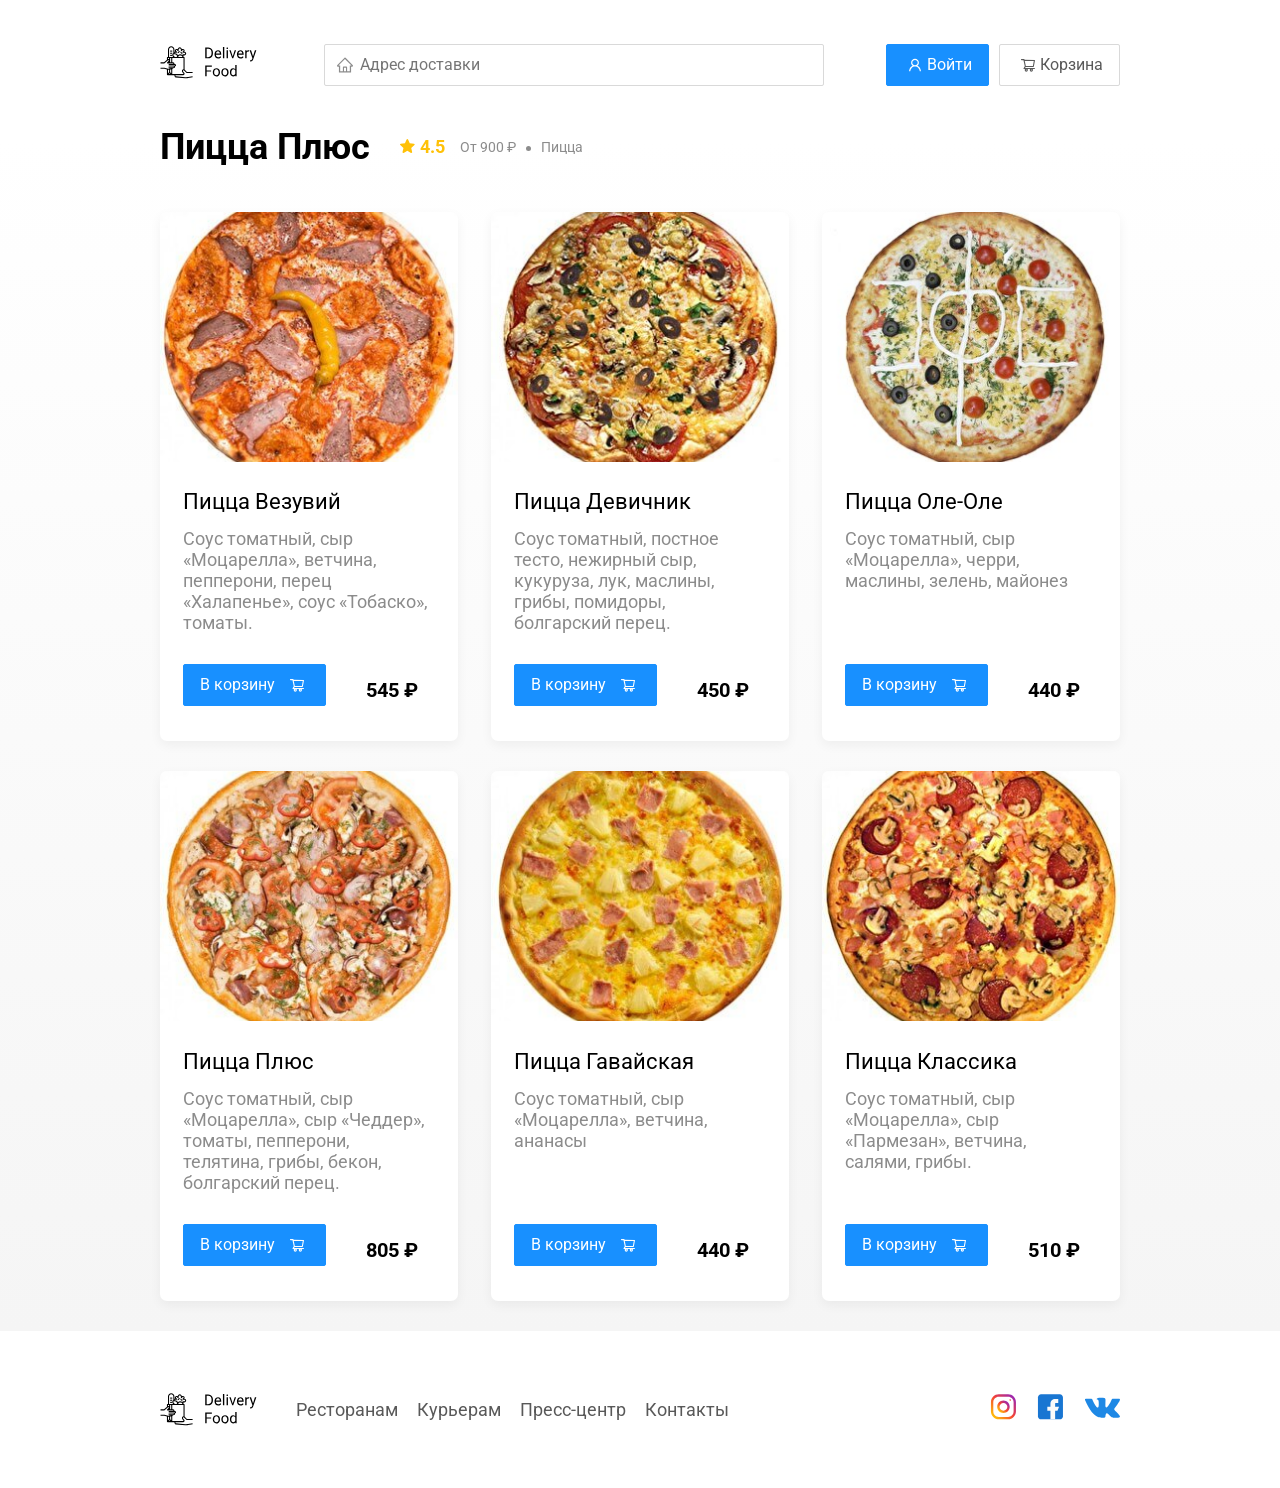
<file: restaurant.html>
<!doctype html>
<html lang="ru">

<head>
  <meta charset="UTF-8" />
  <meta name="viewport" content="width=device-width, initial-scale=1.0" />
  <title>PizzaBurger — доставка еды на дом</title>
  <link href="https://fonts.googleapis.com/css?family=Roboto:400,700&display=swap&subset=cyrillic" rel="stylesheet" />
  <link rel="stylesheet" href="css/normalize.css" />
  <link rel="stylesheet" href="css/style.css" />
</head>

<body>
  <div class="container">
    <header class="header">
      <a href="index.html" class="logo">
        <img src="img/icon/logo.svg" alt="Logo" />
      </a>
      <label class="address">
        <input type="text" class="input input-address" placeholder="Адрес доставки" />
      </label>
      <div class="buttons">
        <button class="button button-primary button-auth" data-toggle="modal-auth">
          <span class="button-auth-svg"></span>
          <span class="button-text">Войти</span>
        </button>
        <button class="button" id="cart-button" data-toggle="modal-cart">
          <span class="button-cart-svg"></span>
          <span class="button-text">Корзина</span>
        </button>
      </div>
    </header>
  </div>
  <!-- /.container  -->

  <main class="main">
    <div class="container">
      <section class="menu">
        <div class="section-heading">
          <h2 class="section-title restaurant-title">Пицца Плюс</h2>
          <div class="card-info">
            <div class="rating">4.5</div>
            <div class="price">От 900 ₽</div>
            <div class="category">Пицца</div>
          </div>
          <!-- /.card-info -->
        </div>
        <div class="cards cards-menu">
          <div class="card">
            <img src="img/pizza-plus/pizza-vesuvius.jpg" alt="image" class="card-image" />
            <div class="card-text">
              <div class="card-heading">
                <h3 class="card-title card-title-reg">Пицца Везувий</h3>
              </div>
              <!-- /.card-heading -->
              <div class="card-info">
                <div class="ingredients">
                  Соус томатный, сыр «Моцарелла», ветчина, пепперони, перец
                  «Халапенье», соус «Тобаско», томаты.
                </div>
              </div>
              <!-- /.card-info -->
              <div class="card-buttons">
                <button class="button button-primary button-add-cart">
                  <span class="button-card-text">В корзину</span>
                  <span class="button-cart-svg"></span>
                </button>
                <strong class="card-price-bold">545 ₽</strong>
              </div>
            </div>
            <!-- /.card-text -->
          </div>
          <!-- /.card -->

          <div class="card">
            <img src="img/pizza-plus/pizza-girls.jpg" alt="image" class="card-image" />
            <div class="card-text">
              <div class="card-heading">
                <h3 class="card-title card-title-reg">Пицца Девичник</h3>
              </div>
              <!-- /.card-heading -->
              <div class="card-info">
                <div class="ingredients">
                  Соус томатный, постное тесто, нежирный сыр, кукуруза, лук,
                  маслины, грибы, помидоры, болгарский перец.
                </div>
              </div>
              <!-- /.card-info -->
              <div class="card-buttons">
                <button class="button button-primary button-add-cart">
                  <span class="button-card-text">В корзину</span>
                  <span class="button-cart-svg"></span>
                </button>
                <strong class="card-price-bold">450 ₽</strong>
              </div>
            </div>
            <!-- /.card-text -->
          </div>
          <!-- /.card -->

          <div class="card">
            <img src="img/pizza-plus/pizza-oleole.jpg" alt="image" class="card-image" />
            <div class="card-text">
              <div class="card-heading">
                <h3 class="card-title card-title-reg">Пицца Оле-Оле</h3>
              </div>
              <!-- /.card-heading -->
              <div class="card-info">
                <div class="ingredients">
                  Соус томатный, сыр «Моцарелла», черри, маслины, зелень,
                  майонез
                </div>
              </div>
              <!-- /.card-info -->
              <div class="card-buttons">
                <button class="button button-primary button-add-cart">
                  <span class="button-card-text">В корзину</span>
                  <span class="button-cart-svg"></span>
                </button>
                <strong class="card-price-bold">440 ₽</strong>
              </div>
            </div>
            <!-- /.card-text -->
          </div>
          <!-- /.card -->

          <div class="card">
            <img src="img/pizza-plus/pizza-plus.jpg" alt="image" class="card-image" />
            <div class="card-text">
              <div class="card-heading">
                <h3 class="card-title card-title-reg">Пицца Плюс</h3>
              </div>
              <!-- /.card-heading -->
              <div class="card-info">
                <div class="ingredients">
                  Соус томатный, сыр «Моцарелла», сыр «Чеддер», томаты,
                  пепперони, телятина, грибы, бекон, болгарский перец.
                </div>
              </div>
              <!-- /.card-info -->
              <div class="card-buttons">
                <button class="button button-primary button-add-cart">
                  <span class="button-card-text">В корзину</span>
                  <span class="button-cart-svg"></span>
                </button>
                <strong class="card-price-bold">805 ₽</strong>
              </div>
            </div>
            <!-- /.card-text -->
          </div>
          <!-- /.card -->

          <div class="card">
            <img src="img/pizza-plus/pizza-hawaiian.jpg" alt="image" class="card-image" />
            <div class="card-text">
              <div class="card-heading">
                <h3 class="card-title card-title-reg">Пицца Гавайская</h3>
              </div>
              <!-- /.card-heading -->
              <div class="card-info">
                <div class="ingredients">
                  Соус томатный, сыр «Моцарелла», ветчина, ананасы
                </div>
              </div>
              <!-- /.card-info -->
              <div class="card-buttons">
                <button class="button button-primary button-add-cart">
                  <span class="button-card-text">В корзину</span>
                  <span class="button-cart-svg"></span>
                </button>
                <strong class="card-price-bold">440 ₽</strong>
              </div>
            </div>
            <!-- /.card-text -->
          </div>
          <!-- /.card -->

          <div class="card">
            <img src="img/pizza-plus/pizza-classic.jpg" alt="image" class="card-image" />
            <div class="card-text">
              <div class="card-heading">
                <h3 class="card-title card-title-reg">Пицца Классика</h3>
              </div>
              <!-- /.card-heading -->
              <div class="card-info">
                <div class="ingredients">
                  Соус томатный, сыр «Моцарелла», сыр «Пармезан», ветчина,
                  салями, грибы.
                </div>
              </div>
              <!-- /.card-info -->
              <div class="card-buttons">
                <button class="button button-primary button-add-cart">
                  <span class="button-card-text">В корзину</span>
                  <span class="button-cart-svg"></span>
                </button>
                <strong class="card-price-bold">510 ₽</strong>
              </div>
            </div>
            <!-- /.card-text -->
          </div>
          <!-- /.card -->
        </div>
        <!-- /.cards -->
      </section>
    </div>
    <!-- /.container -->
  </main>

  <footer class="footer">
    <div class="container">
      <div class="footer-block">
        <img src="img/icon/logo.svg" alt="logo" class="logo footer-logo" />
        <nav class="footer-nav">
          <a href="#" class="footer-link">Ресторанам </a>
          <a href="#" class="footer-link">Курьерам</a>
          <a href="#" class="footer-link">Пресс-центр</a>
          <a href="#" class="footer-link">Контакты</a>
        </nav>
        <div class="social-links">
          <a href="#" class="social-link"><img src="img/social/instagram.svg" alt="instagram" /></a>
          <a href="#" class="social-link"><img src="img/social/fb.svg" alt="facebook" /></a>
          <a href="#" class="social-link"><img src="img/social/vk.svg" alt="vk" /></a>
        </div>
        <!-- /.social-links -->
      </div>
      <!-- /.footer-block -->
    </div>
  </footer>

  <div class="modal modal-cart">
    <div class="modal-dialog">
      <div class="modal-header">
        <h3 class="modal-title">Корзина</h3>
        <button class="close" data-toggle="modal-cart">&times;</button>
      </div>
      <!-- /.modal-header -->
      <div class="modal-body">
        <div class="food-row">
          <span class="food-name">Ролл угорь стандарт</span>
          <strong class="food-price">250 ₽</strong>
          <div class="food-counter">
            <button class="counter-button">-</button>
            <span class="counter">1</span>
            <button class="counter-button">+</button>
          </div>
        </div>
        <!-- /.foods-row -->
        <div class="food-row">
          <span class="food-name">Ролл угорь стандарт</span>
          <strong class="food-price">250 ₽</strong>
          <div class="food-counter">
            <button class="counter-button">-</button>
            <span class="counter">1</span>
            <button class="counter-button">+</button>
          </div>
        </div>
        <!-- /.foods-row -->
        <div class="food-row">
          <span class="food-name">Ролл угорь стандарт</span>
          <strong class="food-price">250 ₽</strong>
          <div class="food-counter">
            <button class="counter-button">-</button>
            <span class="counter">1</span>
            <button class="counter-button">+</button>
          </div>
        </div>
        <!-- /.foods-row -->
        <div class="food-row">
          <span class="food-name">Ролл угорь стандарт</span>
          <strong class="food-price">250 ₽</strong>
          <div class="food-counter">
            <button class="counter-button">-</button>
            <span class="counter">1</span>
            <button class="counter-button">+</button>
          </div>
        </div>
        <!-- /.foods-row -->
      </div>
      <!-- /.modal-body -->
      <div class="modal-footer">
        <span class="modal-pricetag">1250 ₽</span>
        <div class="footer-buttons">
          <button class="button button-primary">Оформить заказ</button>
          <button class="button clear-cart">Отмена</button>
        </div>
      </div>
      <!-- /.modal-footer -->
    </div>
    <!-- /.modal-dialog -->
  </div>
  <div class="modal-auth" id="modal-auth">
    <div class="modal-dialog modal-dialog-auth">
      <button class="close-auth" data-toggle="modal-auth">&times;</button>
      <form id="logInForm">
        <fieldset class="modal-body">
          <legend class="modal-title">Авторизация</legend>
          <label class="label-auth">
            <span>Логин</span>
            <input id="login" type="text" />
          </label>
          <label class="label-auth">
            <span>Пароль</span>
            <input id="password" type="password" />
          </label>
        </fieldset>
        <!-- /.modal-body -->
        <div class="modal-footer">
          <div class="footer-buttons">
            <button class="button button-primary button-login" type="submit">
              Войти
            </button>
          </div>
        </div>
      </form>
      <!-- /.modal-footer -->
    </div>
    <!-- /.modal-dialog -->
  </div>
  <script src="js/modalCart.js"></script>
  <script src="js/modal.js"></script>
</body>

</html>
</file>
<file: css/style.css>
* {
  box-sizing: border-box;
}

body {
  font-family: "Roboto", sans-serif;
  padding-top: 44px;
}

a,
button {
  cursor: pointer;
  color: inherit;
}

.hide {
  display: none;
}

.container {
  max-width: 1200px;
  margin: auto;
}

.header {
  display: flex;
  align-items: center;
  justify-content: space-between;
  margin-bottom: 40px;
}

.input {
  background-color: #ffffff;
  border: 1px solid #d9d9d9;
  border-radius: 2px;
  font-size: 16px;
  line-height: 24px;
  padding: 8px 8px 8px 35px;
  background-repeat: no-repeat;
  background-position: left 11px center;
}

.address {
  flex: 0.8;
}

.input-address {
  width: 100%;
  background-image: url(../img/icon/home.svg);
}

.search {
  margin-left: auto;
}

.input-search {
  width: 300px;
  background-image: url(../img/icon/search.svg);
}

.buttons {
  display: flex;
  align-items: center;
}

.button {
  display: flex;
  align-items: center;
  padding: 8px 16px;
  background: #ffffff;
  border: 1px solid #d9d9d9;
  box-sizing: border-box;
  box-shadow: 0 0 2px rgba(0, 0, 0, 0.0015);
  border-radius: 2px;
  color: #595959;
  font-size: 16px;
  line-height: 24px;
}

.button:hover {
  background: #1890ff;
  border: 1px solid #1890ff;
  color: #fff;
}

.button-primary {
  background: #1890ff;
  border: 1px solid #1890ff;
  color: #fff;
  margin-right: 10px;
}

.button-primary:hover {
  background: #ffffff;
  border: 1px solid #d9d9d9;
  color: #595959;
}

.button-icon {
  margin-right: 6px;
}

.button-card-text {
  margin-right: 10px;
}

.button-auth {
  background-position: 20px 13px;
}

.button-primary .button-auth-svg {
  width: 24px;
  height: 24px;
  background-color: #fff;
  -webkit-mask: url("../img/icon/user.svg") no-repeat 50% 50%;
  mask: url("../img/icon/user.svg") no-repeat 50% 50%;
  background-repeat: no-repeat;
}

.button-primary:hover .button-auth-svg {
  background-color: #595959;
}

.button .button-cart-svg {
  width: 24px;
  height: 24px;
  background-color: #595959;
  -webkit-mask: url("../img/icon/shopping-cart.svg") no-repeat 50% 50%;
  mask: url("../img/icon/shopping-cart.svg") no-repeat 50% 50%;
  background-repeat: no-repeat;
}

.button-primary .button-cart-svg {
  background-color: #fff;
}

.button:hover .button-cart-svg {
  background-color: #fff;
}

.button-primary:hover .button-cart-svg {
  background-color: #595959;
}

.button-cart {
  display: none;
  margin: 0 5px;
}

.button-out {
  display: none;
  margin: 0 5px;
}

.user-name {
  display: none;
  margin-right: 20px;
  font-weight: bold;
  font-size: 18px;
}

.promo-slider {
  width: 600px;
  height: 300px;
}

.promo {
  box-shadow: 0 7px 12px rgba(158, 158, 163, 0.1);
  border-radius: 10px;
  padding: 68px 70px;
}

.pizza {
  background: #fff1b8 url(../img/promo/pizza.png) no-repeat top -100px
    right -250px / 830px;
}

.kebab {
  background: #d6e4ff url(../img/promo/kebab.png) no-repeat top 45px right
    40px / 450px;
}

.vegetables {
  background: #fff566 url(../img/promo/vegetables.png) no-repeat top 0 right 0 /
    825px;
}

.sushi {
  background: #fff1f0 url(../img/promo/sushi.png) no-repeat top 10px right
    15px / 500px;
}

.promo-title {
  font-style: normal;
  font-weight: bold;
  font-size: 39px;
  line-height: 46px;
  color: #302c34;
}

.promo-text {
  font-style: normal;
  font-weight: normal;
  font-size: 24px;
  line-height: 28px;
  color: #302c34;
  max-width: 538px;
}

.main {
  background: linear-gradient(
    180deg,
    rgba(245, 245, 245, 0) 1.04%,
    #f5f5f5 100%
  );
}
.restaurants {
  margin-top: 56px;
}
.section-heading {
  display: flex;
  align-items: center;
  margin-bottom: 44px;
}

.section-title {
  font-style: normal;
  font-weight: bold;
  font-size: 36px;
  line-height: 42px;
  margin: 0 30px 0 0;
  color: #000000;
}

.cards {
  display: flex;
  align-items: flex-start;
  justify-content: space-between;
  flex-wrap: wrap;
}

.card {
  background: #ffffff;
  box-shadow: 0 4px 12px rgba(0, 0, 0, 0.05);
  border-radius: 7px;
  overflow: hidden;
  margin-bottom: 30px;
  flex-basis: 31%;
  text-decoration: none;
}

.card-restaurant {
  cursor: pointer;
}

.card-image {
  width: 100%;
  height: 250px;
  object-fit: cover;
}

.card-text {
  padding: 20px 23px 35px;
  min-height: 275px;
  display: flex;
  flex-direction: column;
}

.restaurants .card-text {
  min-height: auto;
}

.card-heading {
  display: flex;
  align-items: center;
  justify-content: space-between;
  margin-bottom: 10px;
}

.card-title {
  margin: 0;
  font-style: normal;
  font-weight: bold;
  font-size: 22px;
  line-height: 32px;
}

.card-title-reg {
  font-weight: 400;
}

.card-tag {
  font-style: normal;
  font-weight: normal;
  font-size: 12px;
  line-height: 20px;
  color: #ffffff;
  background: #262626;
  border-radius: 2px;
  padding: 1px 8px;
}

.card-info {
  display: flex;
  align-items: center;
  flex-wrap: wrap;
}

.card-buttons {
  display: flex;
  margin-top: 24px;
  flex-grow: 1;
  align-items: flex-end;
}

.card-price-bold {
  font-weight: bold;
  font-size: 20px;
  line-height: 32px;
  margin-left: 30px;
}

.rating {
  background-image: url("../img/icon/rating.svg");
  background-repeat: no-repeat;
  background-position: 0 7px;
  padding-left: 20px;
  margin-right: 26px;
  color: #ffc107;
  font-weight: bold;
  font-size: 18px;
  line-height: 32px;
}

.price,
.category {
  color: #8c8c8c;
  font-size: 18px;
  line-height: 32px;
}

.price {
  margin-right: 10px;
}

.ingredients {
  color: #8c8c8c;
  font-size: 18px;
  line-height: 21px;
}

.category {
  text-overflow: ellipsis;
  overflow: hidden;
  white-space: nowrap;
  max-width: 150px;
}

.price:after {
  content: "";
  width: 5px;
  height: 5px;
  background-color: #8c8c8c;
  display: inline-block;
  vertical-align: middle;
  border-radius: 50%;
  margin-left: 10px;
}

.footer {
  padding: 60px 0;
}

.footer-block {
  display: flex;
  align-items: center;
  justify-content: space-between;
}

.footer-nav {
  margin-left: 35px;
  margin-right: auto;
}

.footer-link {
  display: inline-block;
  color: #595959;
  font-style: normal;
  font-weight: normal;
  font-size: 18px;
  line-height: 21px;
  text-decoration: none;
}

.footer-link:not(:last-child) {
  margin-right: 15px;
}

.social-links {
  display: flex;
  align-items: center;
}

.social-link:not(:last-child) {
  margin-right: 21px;
}

.modal {
  position: fixed;
  left: 0;
  top: 0;
  width: 100%;
  height: 100%;
  background: rgba(0, 0, 0, 0.4);
  display: none;
  z-index: 999;
}
.is-open {
  display: flex;
}
.modal-auth {
  opacity: 0;
  visibility: hidden;
  transform: translateX(-100%);
  position: fixed;
  left: 0;
  top: 0;
  width: 100%;
  height: 100%;
  background: rgba(0, 0, 0, 0.4);
  z-index: 999;
}

.modal-auth.is-open {
  transform: translateX(0);
  visibility: visible;
  opacity: 1;
}
.modal-cart.is-open {
  transform: translateX(0);
  visibility: visible;
  opacity: 1;
}
.modal-auth.is-open .modal-dialog-auth {
  transform: translateY(0);
  opacity: 1;
}
.modal-cart.is-open .modal-dialog {
  transform: translateY(0);
  opacity: 1;
}
.modal-dialog {
  max-width: 780px;
  width: 95%;
  background: #ffffff;
  border-radius: 5px;
  margin: auto;
  padding: 40px 45px;
}

.modal-dialog-auth {
  width: auto;
  position: relative;
  opacity: 0;
  transform: translateY(-25%);
  transition:
    transform 0.3s,
    opacity 0.3s;
}

.label-auth {
  display: block;
  margin: 30px;
}

.label-auth span {
  width: 80px;
  display: inline-block;
}

.modal-header {
  display: flex;
  align-items: center;
  justify-content: space-between;
  margin-bottom: 45px;
}

.modal-title {
  margin: 0;
  font-weight: bold;
  font-size: 36px;
  line-height: 42px;
}

.close {
  font-size: 36px;
  border: none;
  background-color: transparent;
}

.close-auth {
  font-size: 36px;
  border: none;
  background-color: transparent;
  position: absolute;
  top: 10px;
  right: 20px;
}

.modal-body {
  margin-bottom: 22px;
}

.food-row {
  display: flex;
  align-items: flex-start;
  justify-content: space-between;
  padding-bottom: 8px;
  border-bottom: 1px solid #d9d9d9;
  margin-bottom: 15px;
}

.food-name {
  font-weight: normal;
  font-size: 18px;
  line-height: 32px;
}

.food-price {
  margin-left: auto;
  margin-right: 47px;
  font-weight: bold;
  font-size: 20px;
  line-height: 32px;
}

.food-counter {
  display: flex;
  align-items: center;
}

.counter-button {
  display: flex;
  align-items: center;
  justify-content: center;
  width: 39px;
  height: 32px;
  background: #ffffff;
  border: 1px solid #40a9ff;
  box-sizing: border-box;
  border-radius: 2px;
  font-weight: normal;
  font-size: 14px;
  line-height: 22px;
  color: #40a9ff;
}

.counter-button:hover {
  background: #40a9ff;
  border: 1px solid #ffffff;
  color: #ffffff;
}

.counter {
  font-size: 16px;
  line-height: 24px;
  margin-left: 10px;
  margin-right: 10px;
}

.modal-footer {
  display: flex;
  align-items: center;
  justify-content: space-between;
}

.modal-auth .modal-footer {
  justify-content: flex-end;
}

.footer-buttons {
  display: flex;
  align-items: center;
}

.modal-pricetag {
  background: #262626;
  border-radius: 5px;
  color: #ffffff;
  padding: 15px 20px;
  font-size: 20px;
  line-height: 23px;
}
.swiper {
  width: 100%;
  height: 300px;
}
@media (max-width: 1366px) {
  .container {
    max-width: 960px;
  }

  .pizza {
    background-position: center right -300px;
    background-size: 750px;
  }

  .kebab {
    background-position: top -5px right -93px;
    background-size: 530px;
  }

  .vegetables {
    background-position: top 0 right -93px;
    background-size: 820px;
  }

  .sushi {
    background-position: center right -90px;
  }

  .rating {
    margin-right: 15px;
  }

  .category,
  .price {
    font-size: 14px;
  }
}

@media (max-width: 992px) {
  .container {
    max-width: 750px;
  }

  .pizza {
    padding: 50px;
    background-size: 500px;
    background-position: center right -200px;
  }

  .kebab {
    background-position: top 55px right -100px;
    background-size: 385px;
  }

  .vegetables {
    background-position: top 0 right -280px;
    background-size: 810px;
  }

  .sushi {
    background-position: top 30px right -175px;
  }

  .promo-text {
    font-size: 18px;
    max-width: 400px;
  }

  .card {
    flex-basis: 49%;
  }

  .footer-link {
    font-size: 16px;
  }
}

@media (max-width: 768px) {
  .container {
    max-width: 560px;
  }

  .card-info {
    flex-wrap: wrap;
  }

  .card .rating {
    flex-basis: 100%;
  }

  .card-title {
    font-size: 18px;
  }

  .card-text {
    min-height: 290px;
  }

  .card-price-bold {
    margin-left: 20px;
  }

  .pizza {
    background-size: 400px;
    background-position: bottom 50px right -200px;
  }

  .kebab {
    background-position: top -5px right -74px;
    background-size: 300px;
  }

  .vegetables {
    background-position: top 0 right -240px;
    background-size: 702px;
  }

  .sushi {
    background-position: top -24px right -75px;
    background-size: 302px;
  }

  .promo-title {
    font-size: 24px;
    line-height: 1.4;
  }

  .promo-text {
    margin-top: 0;
  }
}

@media (max-width: 578px) {
  .container {
    width: 90%;
  }

  .address {
    min-width: 100%;
    order: 1;
  }

  .header {
    flex-wrap: wrap;
  }

  .input-address {
    margin-top: 15px;
    order: 5;
    flex: 1;
  }

  .promo {
    background-image: none;
  }

  .promo-title {
    margin-bottom: 10px;
  }

  .section-title {
    font-size: 20px;
  }

  .card {
    flex-basis: 100%;
  }

  .card-text {
    min-height: auto;
  }

  .card-image {
    width: 100%;
  }

  .footer {
    padding: 30px 0;
  }

  .footer-block {
    align-items: flex-start;
  }

  .footer-nav {
    margin-left: 0;
    margin-right: 0;
    order: 0;
    display: flex;
    flex-direction: column;
  }

  .footer-logo {
    margin-right: 15px;
    order: 1;
  }

  .social-links {
    order: 2;
  }
}

@media (max-width: 480px) {
  .button-text {
    display: none;
  }

  .button-icon {
    margin: 0;
  }

  .user-name {
    margin: 10px;
  }

  .buttons {
    flex-wrap: wrap;
    margin-left: auto;
  }

  .button {
    min-height: 40px;
    padding: 5px 12px;
  }

  .button-out-svg {
    width: 24px;
    height: 24px;
    background-color: #fff;
    -webkit-mask: url(../img/icon/logout.svg) no-repeat 50% 50%;
    mask: url(../img/icon/logout.svg) no-repeat 50% 50%;
    background-repeat: no-repeat;
    -webkit-mask-size: 20px;
    mask-size: 20px;
  }

  .promo {
    padding: 20px;
  }

  .section-heading {
    flex-wrap: wrap;
  }

  .footer-block {
    flex-wrap: wrap;
    flex-direction: column;
    align-items: center;
  }

  .footer-logo {
    order: 0;
    margin-bottom: 20px;
  }

  .footer-nav {
    margin-bottom: 20px;
    text-align: center;
  }

  .footer-link:not(:last-child) {
    margin-right: 0;
  }
}
</file>
